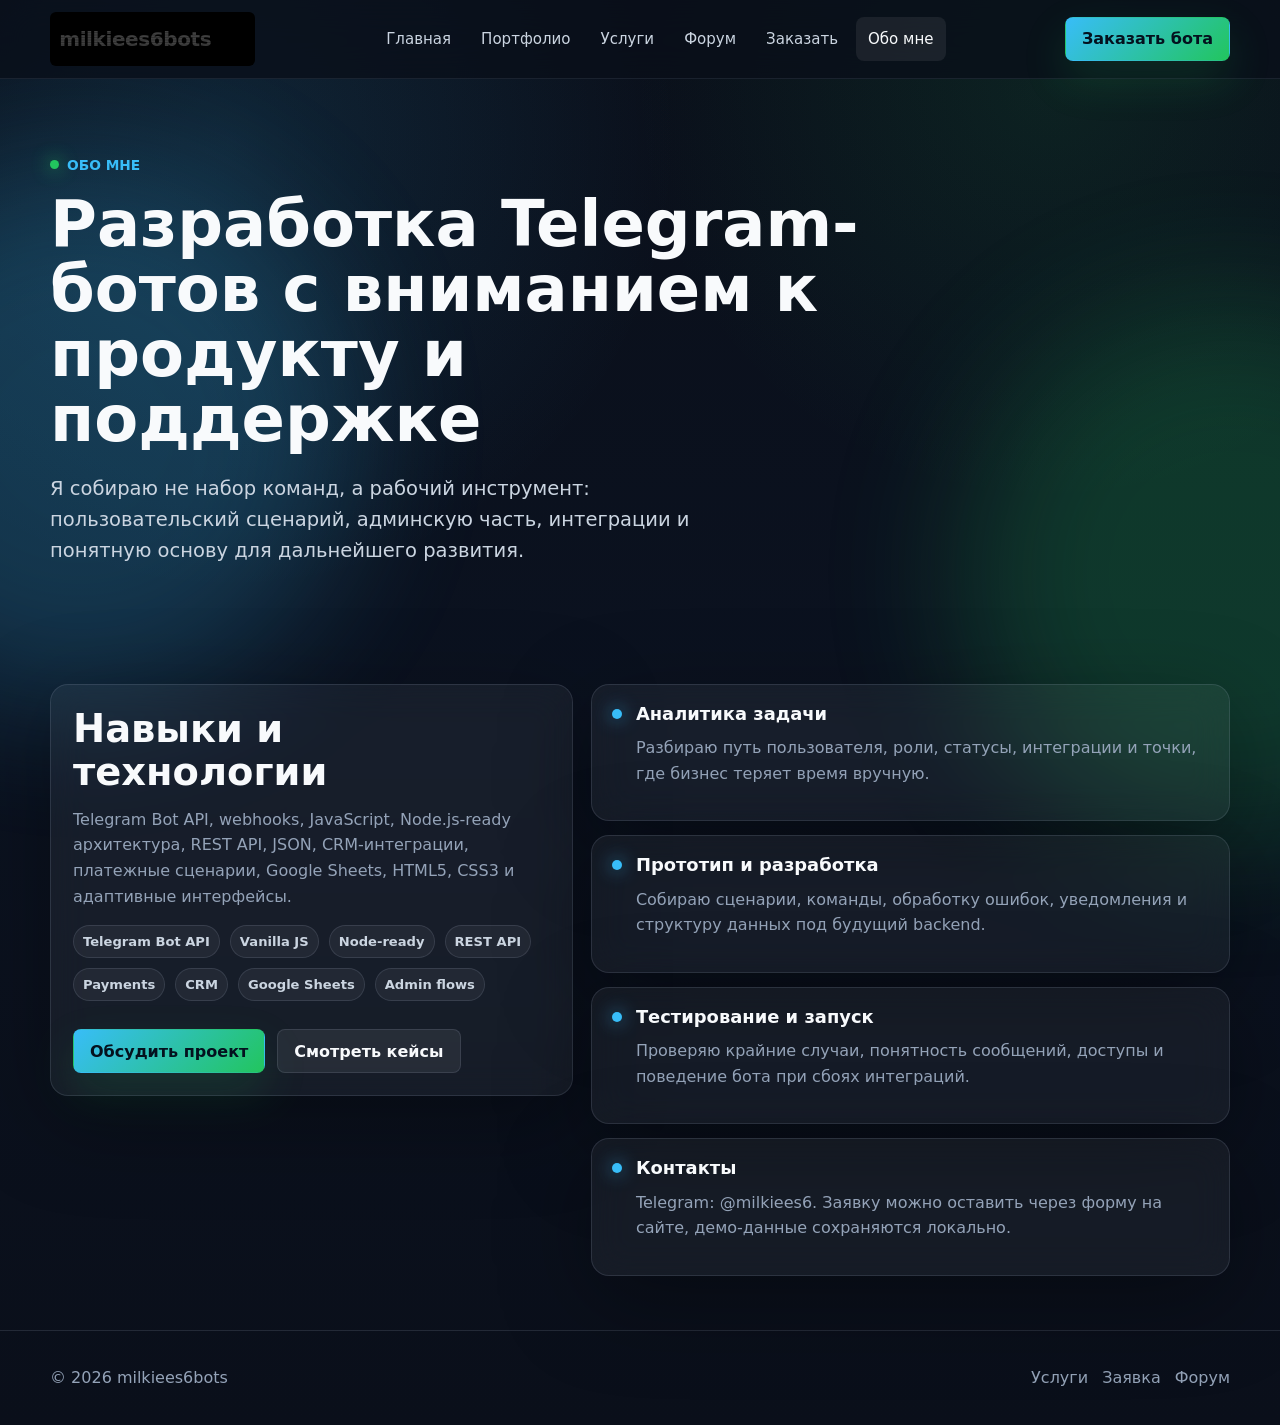
<file: milkiees6bots1.1/about.html>
<!doctype html>
<html lang="ru">
  <head>
    <meta charset="utf-8">
    <meta name="viewport" content="width=device-width, initial-scale=1">
    <title>О разработчике - milkiees6bots</title>
    <meta name="description" content="Информация о разработчике milkiees6bots: опыт, навыки, технологии и контакты для заказа Telegram-ботов.">
    <meta name="theme-color" content="#0A0F1A">
    <link rel="stylesheet" href="assets/css/styles.css">
    <script src="assets/js/main.js" defer></script>
  </head>
  <body data-page="about">
    <a class="skip-link" href="#main">Перейти к содержимому</a>
    <header class="site-header"><div class="container nav-wrap"><a class="brand" href="index.html"><img class="brand-logo" src="assets/images/milkiees6bots-logo.svg" alt="milkiees6bots" width="1600" height="420"></a><nav class="nav" id="siteNav" aria-label="Основная навигация"><a href="index.html">Главная</a><a href="portfolio.html">Портфолио</a><a href="services.html">Услуги</a><a href="forum.html">Форум</a><a href="order.html">Заказать</a><a href="about.html" aria-current="page">Обо мне</a></nav><div class="nav-actions"><a class="btn btn-primary" href="order.html">Заказать бота</a><button class="menu-toggle" id="menuToggle" type="button" aria-label="Открыть меню" aria-expanded="false" aria-controls="siteNav"><span></span><span></span><span></span></button></div></div></header>
    <main id="main">
      <section class="page-hero">
        <div class="container" data-reveal>
          <p class="eyebrow">Обо мне</p>
          <h1>Разработка Telegram-ботов с вниманием к продукту и поддержке</h1>
          <p class="lead">Я собираю не набор команд, а рабочий инструмент: пользовательский сценарий, админскую часть, интеграции и понятную основу для дальнейшего развития.</p>
        </div>
      </section>
      <section class="section-tight">
        <div class="container about-grid">
          <div class="glass project-body" data-reveal>
            <h2>Навыки и технологии</h2>
            <p class="muted">Telegram Bot API, webhooks, JavaScript, Node.js-ready архитектура, REST API, JSON, CRM-интеграции, платежные сценарии, Google Sheets, HTML5, CSS3 и адаптивные интерфейсы.</p>
            <div class="tech-cloud">
              <span class="chip">Telegram Bot API</span><span class="chip">Vanilla JS</span><span class="chip">Node-ready</span><span class="chip">REST API</span><span class="chip">Payments</span><span class="chip">CRM</span><span class="chip">Google Sheets</span><span class="chip">Admin flows</span>
            </div>
            <div class="inline-actions"><a class="btn btn-primary" href="order.html">Обсудить проект</a><a class="btn btn-ghost" href="portfolio.html">Смотреть кейсы</a></div>
          </div>
          <div class="timeline">
            <article class="timeline-item glass" data-reveal><h3>Аналитика задачи</h3><p class="muted">Разбираю путь пользователя, роли, статусы, интеграции и точки, где бизнес теряет время вручную.</p></article>
            <article class="timeline-item glass" data-reveal><h3>Прототип и разработка</h3><p class="muted">Собираю сценарии, команды, обработку ошибок, уведомления и структуру данных под будущий backend.</p></article>
            <article class="timeline-item glass" data-reveal><h3>Тестирование и запуск</h3><p class="muted">Проверяю крайние случаи, понятность сообщений, доступы и поведение бота при сбоях интеграций.</p></article>
            <article class="timeline-item glass" data-reveal><h3>Контакты</h3><p class="muted">Telegram: @milkiees6. Заявку можно оставить через форму на сайте, демо-данные сохраняются локально.</p></article>
          </div>
        </div>
      </section>
    </main>
    <footer class="footer"><div class="container footer-grid"><span>© 2026 milkiees6bots</span><div class="footer-links"><a href="services.html">Услуги</a><a href="order.html">Заявка</a><a href="forum.html">Форум</a></div></div></footer>
  </body>
</html>
</file>
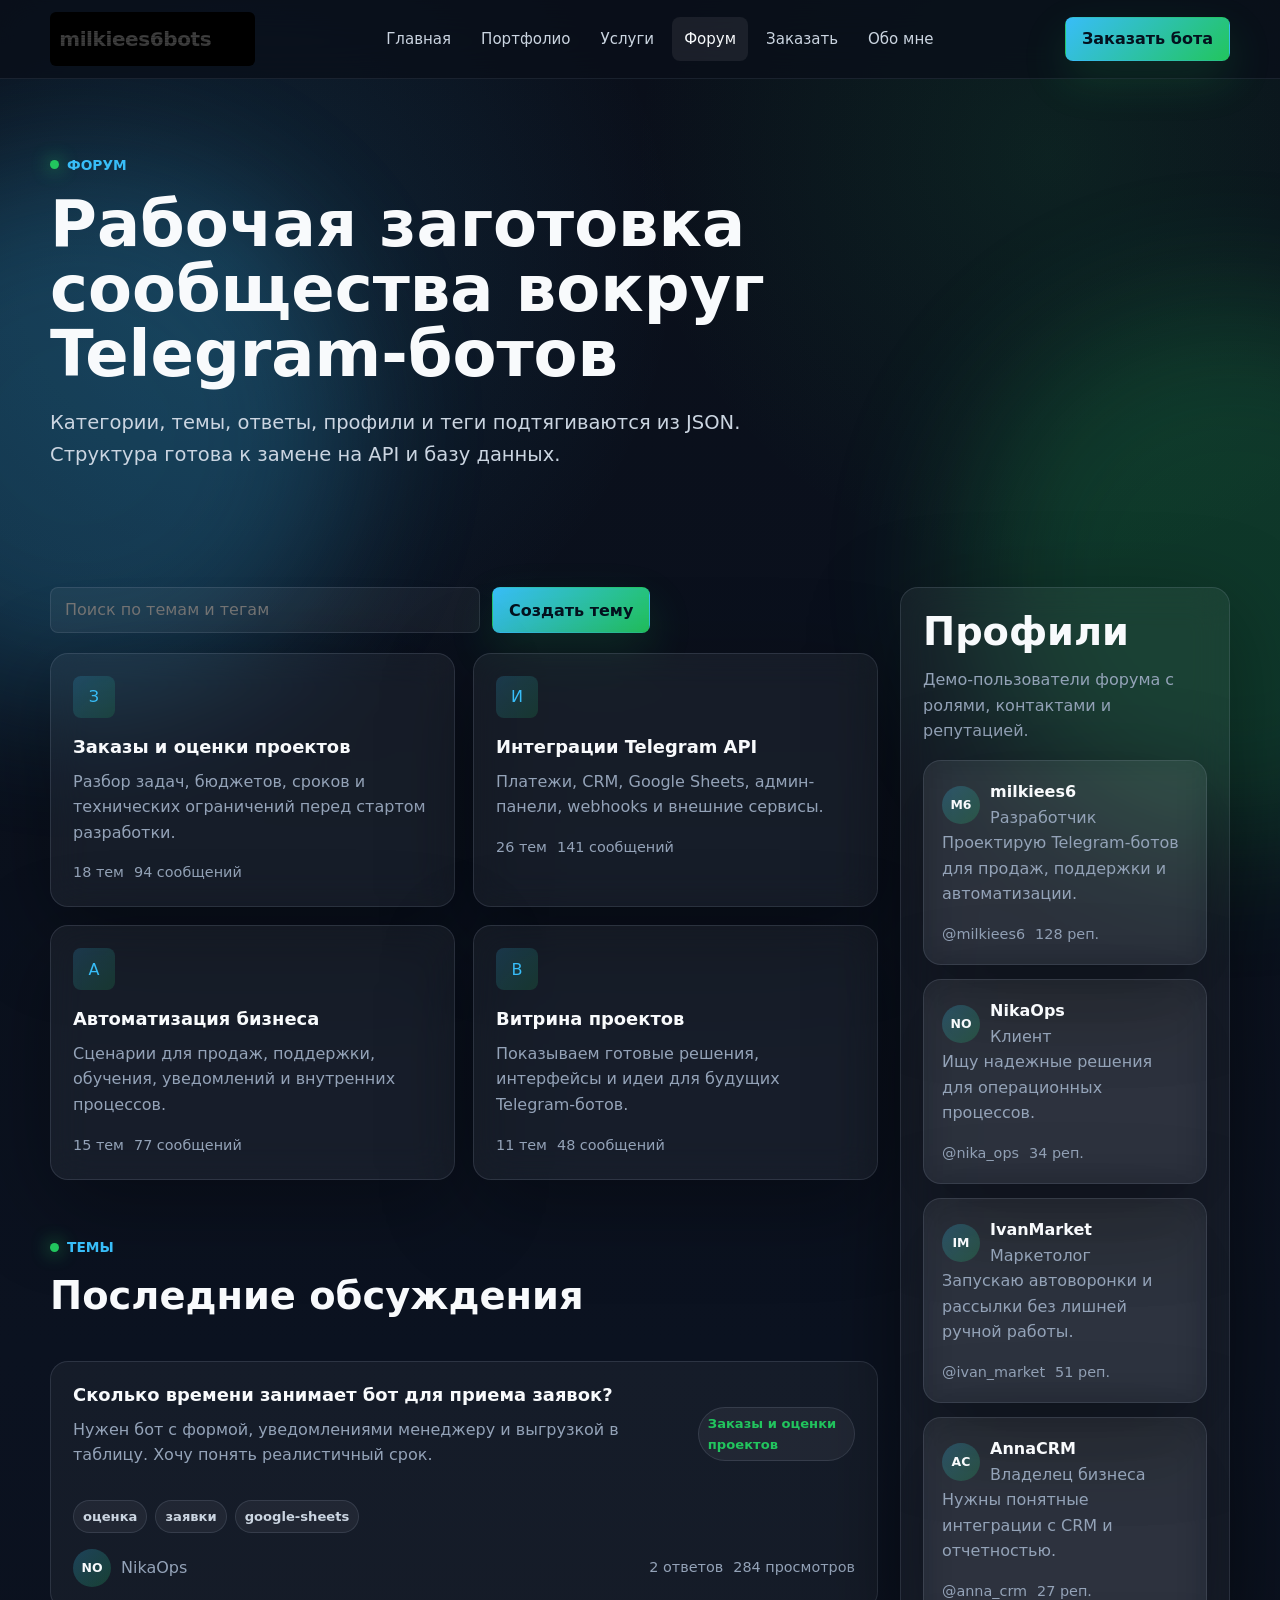
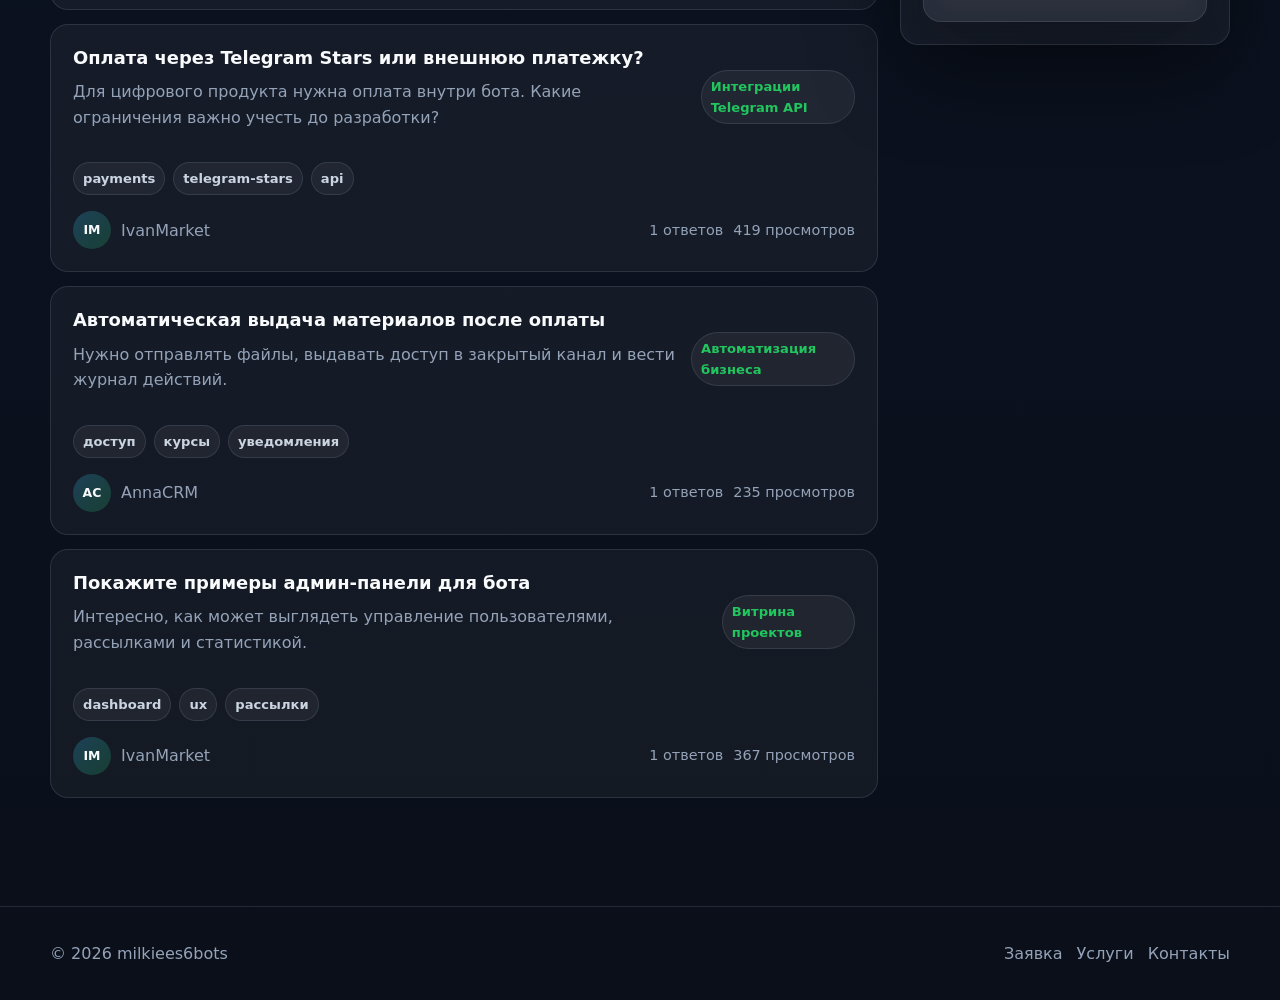
<file: milkiees6bots1.1/forum.html>
<!doctype html>
<html lang="ru">
  <head>
    <meta charset="utf-8">
    <meta name="viewport" content="width=device-width, initial-scale=1">
    <title>Форум Telegram-ботов - milkiees6bots</title>
    <meta name="description" content="Форум milkiees6bots: категории, темы, ответы, профили пользователей, теги, счетчики сообщений и поиск по обсуждениям.">
    <meta name="theme-color" content="#0A0F1A">
    <link rel="stylesheet" href="assets/css/styles.css">
    <script src="assets/js/main.js" defer></script>
  </head>
  <body data-page="forum">
    <a class="skip-link" href="#main">Перейти к содержимому</a>
    <header class="site-header"><div class="container nav-wrap"><a class="brand" href="index.html"><img class="brand-logo" src="assets/images/milkiees6bots-logo.svg" alt="milkiees6bots" width="1600" height="420"></a><nav class="nav" id="siteNav" aria-label="Основная навигация"><a href="index.html">Главная</a><a href="portfolio.html">Портфолио</a><a href="services.html">Услуги</a><a href="forum.html" aria-current="page">Форум</a><a href="order.html">Заказать</a><a href="about.html">Обо мне</a></nav><div class="nav-actions"><a class="btn btn-primary" href="order.html">Заказать бота</a><button class="menu-toggle" id="menuToggle" type="button" aria-label="Открыть меню" aria-expanded="false" aria-controls="siteNav"><span></span><span></span><span></span></button></div></div></header>
    <main id="main">
      <section class="page-hero">
        <div class="container" data-reveal>
          <p class="eyebrow">Форум</p>
          <h1>Рабочая заготовка сообщества вокруг Telegram-ботов</h1>
          <p class="lead">Категории, темы, ответы, профили и теги подтягиваются из JSON. Структура готова к замене на API и базу данных.</p>
        </div>
      </section>
      <section class="section-tight">
        <div class="container forum-layout">
          <div>
            <div class="forum-tools" data-reveal>
              <input class="search-input" id="topicSearch" type="search" placeholder="Поиск по темам и тегам" aria-label="Поиск по форуму">
              <a class="btn btn-primary" href="order.html">Создать тему</a>
            </div>
            <div class="forum-grid" id="forumCategories" aria-live="polite"></div>
            <div class="section-tight">
              <div class="section-head" data-reveal><div><p class="eyebrow">Темы</p><h2>Последние обсуждения</h2></div></div>
              <div class="topic-list" id="forumTopics" aria-live="polite"></div>
            </div>
          </div>
          <aside class="forum-panel" data-reveal>
            <div class="project-body">
              <h2>Профили</h2>
              <p class="muted">Демо-пользователи форума с ролями, контактами и репутацией.</p>
              <div class="profile-stack" id="forumProfiles" aria-live="polite"></div>
            </div>
          </aside>
        </div>
      </section>
    </main>
    <footer class="footer"><div class="container footer-grid"><span>© 2026 milkiees6bots</span><div class="footer-links"><a href="order.html">Заявка</a><a href="services.html">Услуги</a><a href="about.html">Контакты</a></div></div></footer>
  </body>
</html>
</file>
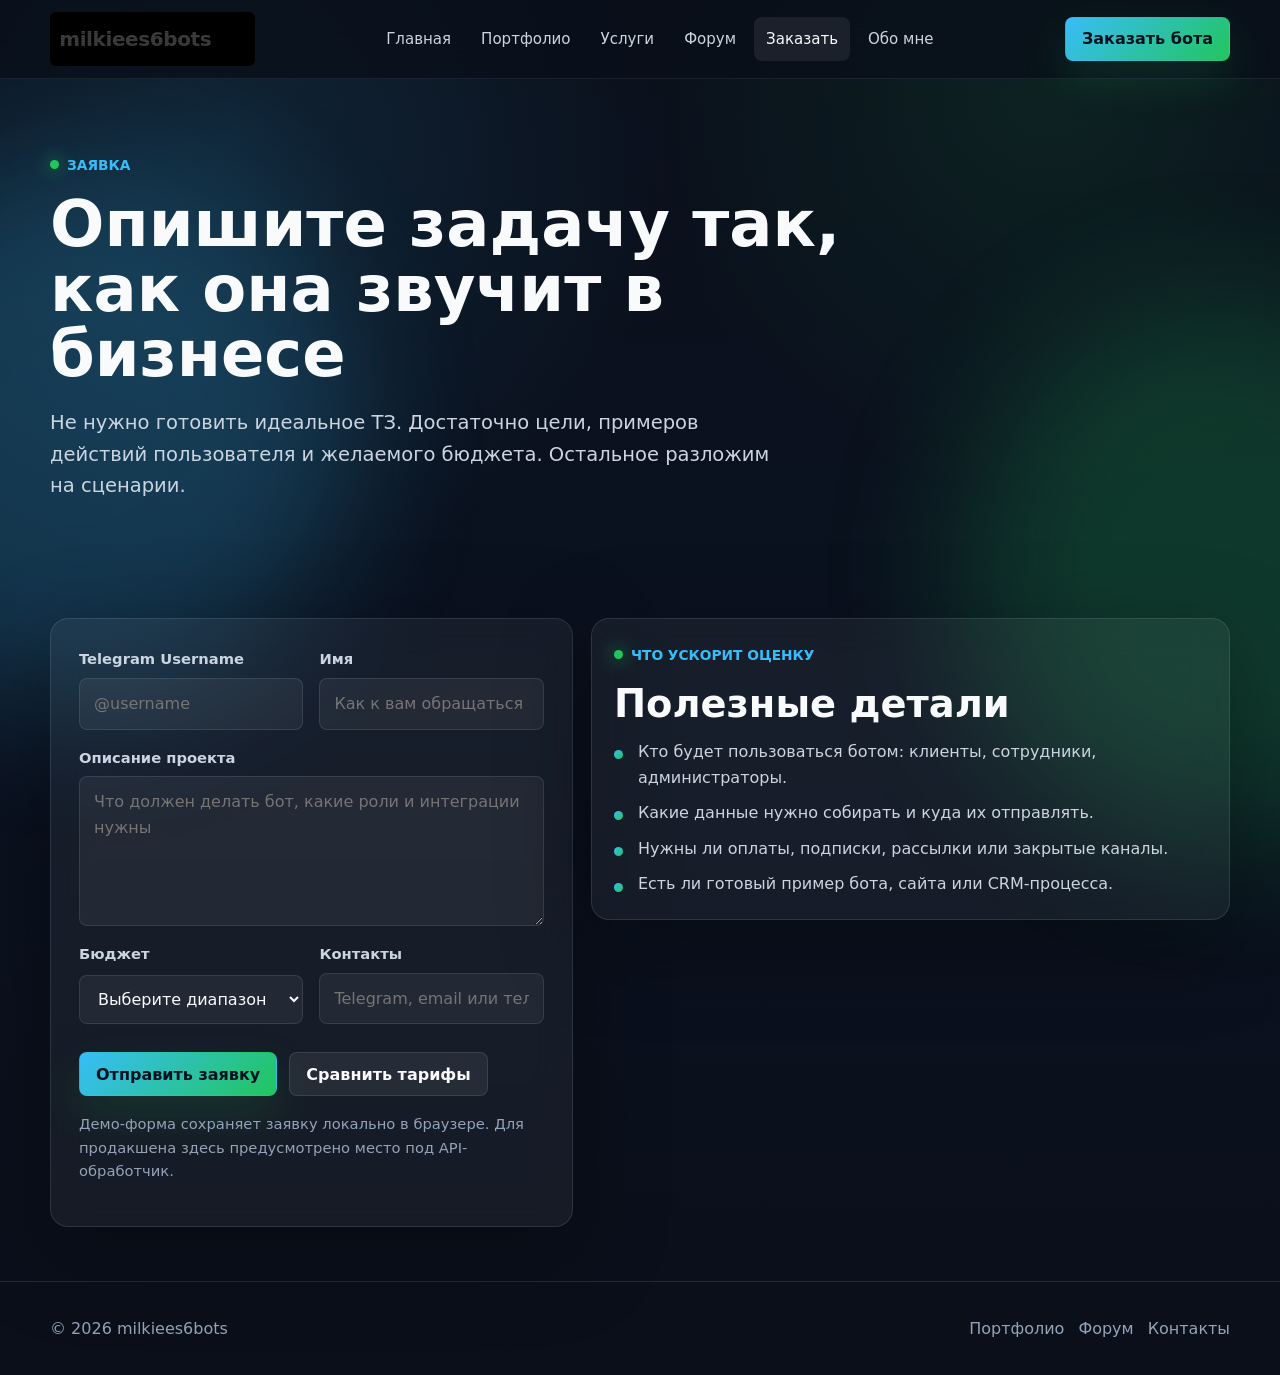
<file: milkiees6bots1.1/order.html>
<!doctype html>
<html lang="ru">
  <head>
    <meta charset="utf-8">
    <meta name="viewport" content="width=device-width, initial-scale=1">
    <title>Заказать Telegram-бота - milkiees6bots</title>
    <meta name="description" content="Форма заявки на разработку Telegram-бота: username, имя, описание проекта, бюджет и контакты.">
    <meta name="theme-color" content="#0A0F1A">
    <link rel="stylesheet" href="assets/css/styles.css">
    <script src="assets/js/main.js" defer></script>
  </head>
  <body data-page="order">
    <a class="skip-link" href="#main">Перейти к содержимому</a>
    <header class="site-header"><div class="container nav-wrap"><a class="brand" href="index.html"><img class="brand-logo" src="assets/images/milkiees6bots-logo.svg" alt="milkiees6bots" width="1600" height="420"></a><nav class="nav" id="siteNav" aria-label="Основная навигация"><a href="index.html">Главная</a><a href="portfolio.html">Портфолио</a><a href="services.html">Услуги</a><a href="forum.html">Форум</a><a href="order.html" aria-current="page">Заказать</a><a href="about.html">Обо мне</a></nav><div class="nav-actions"><a class="btn btn-primary" href="order.html">Заказать бота</a><button class="menu-toggle" id="menuToggle" type="button" aria-label="Открыть меню" aria-expanded="false" aria-controls="siteNav"><span></span><span></span><span></span></button></div></div></header>
    <main id="main">
      <section class="page-hero">
        <div class="container" data-reveal>
          <p class="eyebrow">Заявка</p>
          <h1>Опишите задачу так, как она звучит в бизнесе</h1>
          <p class="lead">Не нужно готовить идеальное ТЗ. Достаточно цели, примеров действий пользователя и желаемого бюджета. Остальное разложим на сценарии.</p>
        </div>
      </section>
      <section class="section-tight">
        <div class="container about-grid">
          <form class="form-card" id="orderForm" data-reveal>
            <div class="form-grid">
              <div class="field"><label for="telegram">Telegram Username</label><input id="telegram" name="telegram" type="text" placeholder="@username" required autocomplete="username"></div>
              <div class="field"><label for="name">Имя</label><input id="name" name="name" type="text" placeholder="Как к вам обращаться" required autocomplete="name"></div>
              <div class="field field-full"><label for="description">Описание проекта</label><textarea id="description" name="description" placeholder="Что должен делать бот, какие роли и интеграции нужны" required></textarea></div>
              <div class="field"><label for="budget">Бюджет</label><select id="budget" name="budget" required><option value="">Выберите диапазон</option><option>25-50$</option><option>50-75$</option><option>75-100$</option><option>Нужно оценить</option></select></div>
              <div class="field"><label for="contacts">Контакты</label><input id="contacts" name="contacts" type="text" placeholder="Telegram, email или телефон" required autocomplete="email"></div>
            </div>
            <div class="inline-actions"><button class="btn btn-primary" type="submit">Отправить заявку</button><a class="btn btn-ghost" href="services.html">Сравнить тарифы</a></div>
            <p class="form-note">Демо-форма сохраняет заявку локально в браузере. Для продакшена здесь предусмотрено место под API-обработчик.</p>
            <div class="success-box" id="orderSuccess" tabindex="-1">Заявка отправлена, ждите ответ от @procentmd1.</div>
          </form>
          <aside class="glass project-body" data-reveal>
            <p class="eyebrow">Что ускорит оценку</p>
            <h2>Полезные детали</h2>
            <ul class="list">
              <li>Кто будет пользоваться ботом: клиенты, сотрудники, администраторы.</li>
              <li>Какие данные нужно собирать и куда их отправлять.</li>
              <li>Нужны ли оплаты, подписки, рассылки или закрытые каналы.</li>
              <li>Есть ли готовый пример бота, сайта или CRM-процесса.</li>
            </ul>
          </aside>
        </div>
      </section>
    </main>
    <footer class="footer"><div class="container footer-grid"><span>© 2026 milkiees6bots</span><div class="footer-links"><a href="portfolio.html">Портфолио</a><a href="forum.html">Форум</a><a href="about.html">Контакты</a></div></div></footer>
  </body>
</html>
</file>
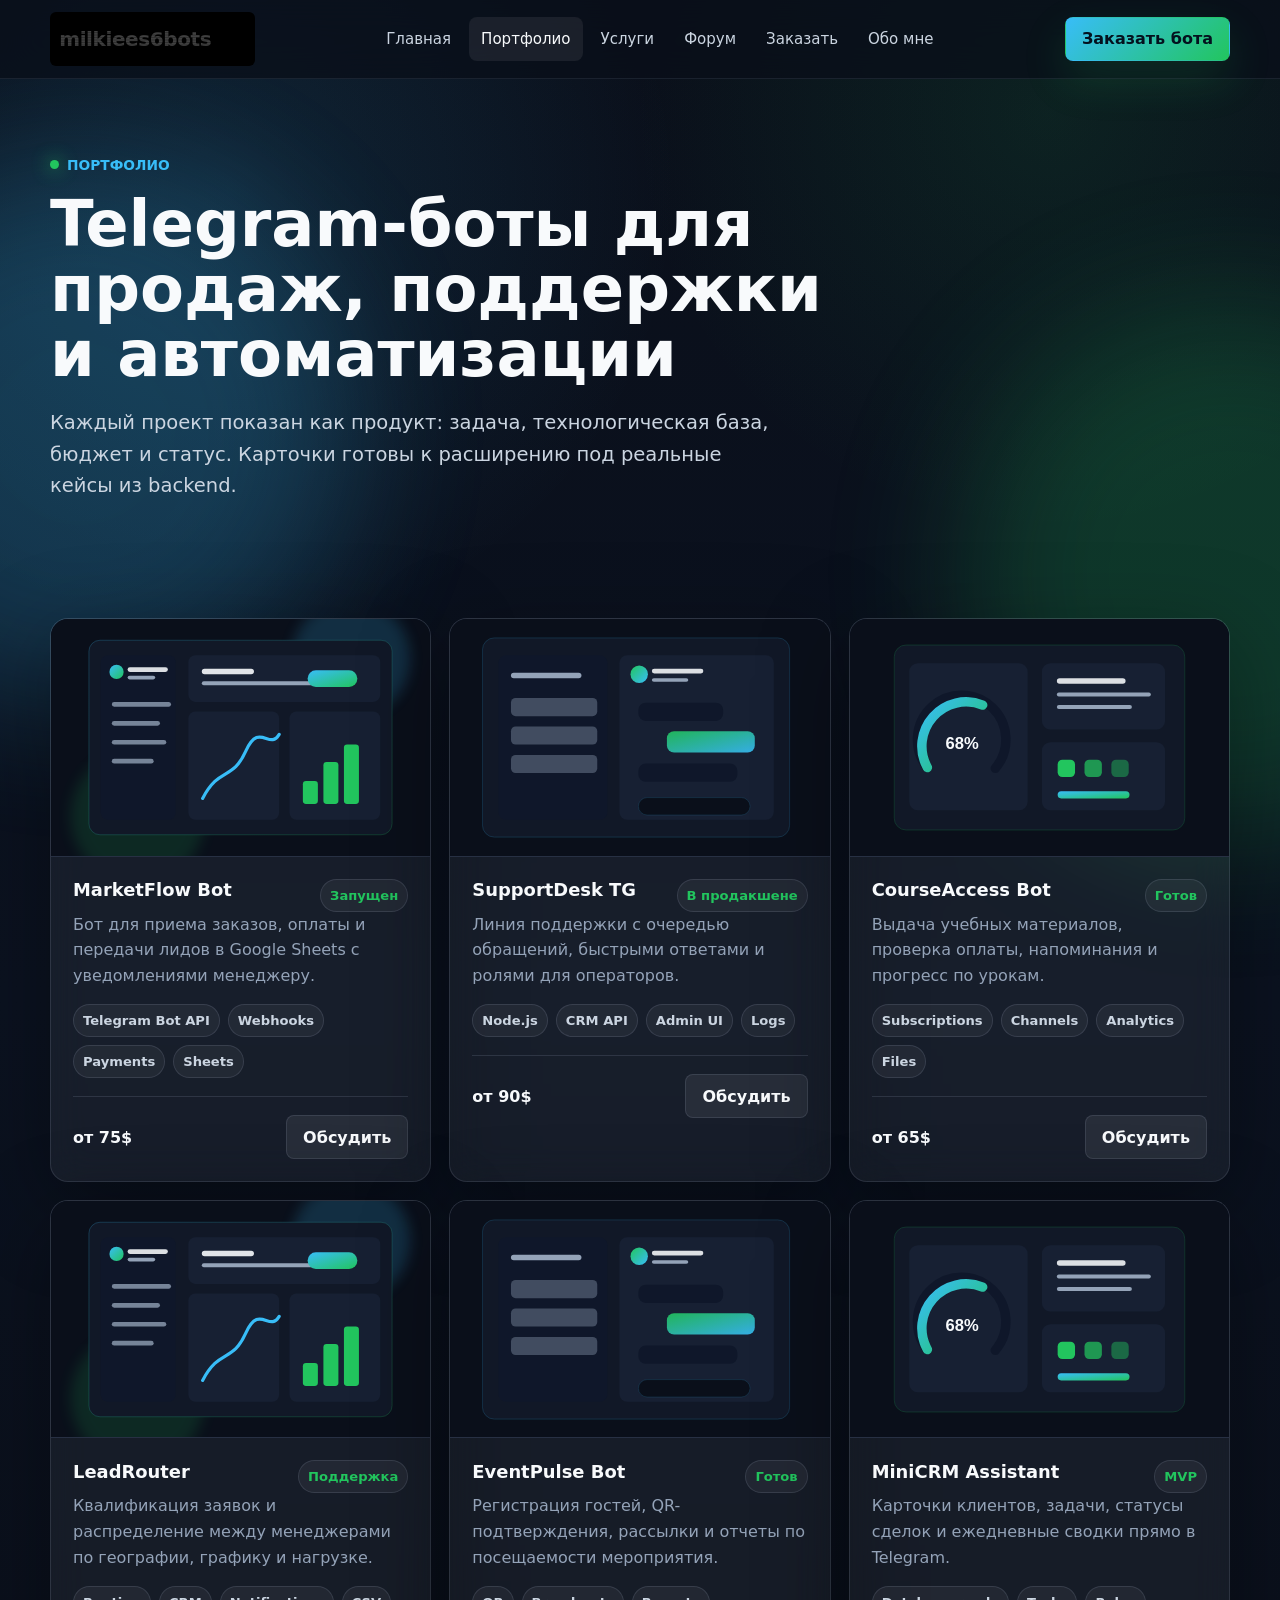
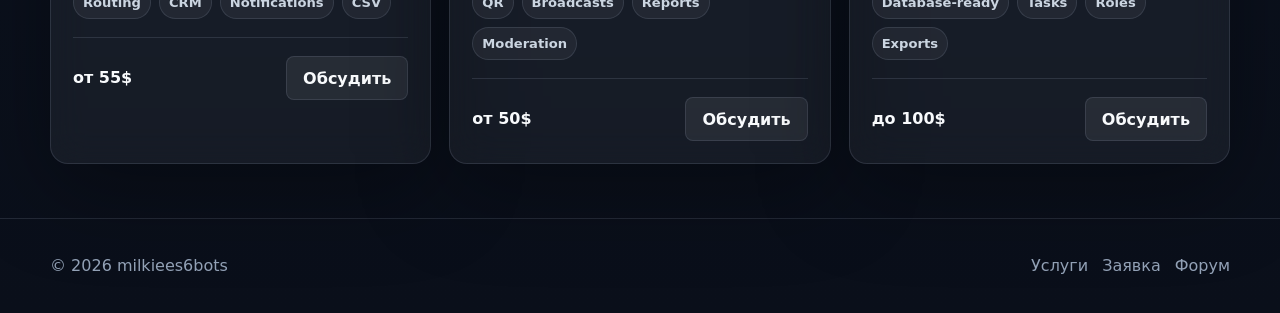
<file: milkiees6bots1.1/portfolio.html>
<!doctype html>
<html lang="ru">
  <head>
    <meta charset="utf-8">
    <meta name="viewport" content="width=device-width, initial-scale=1">
    <title>Портфолио Telegram-ботов - milkiees6bots</title>
    <meta name="description" content="Карточки Telegram-ботов: описание, технологии, стоимость разработки, статусы и превью интерфейсов.">
    <meta name="theme-color" content="#0A0F1A">
    <link rel="stylesheet" href="assets/css/styles.css">
    <script src="assets/js/main.js" defer></script>
  </head>
  <body data-page="portfolio">
    <a class="skip-link" href="#main">Перейти к содержимому</a>
    <header class="site-header"><div class="container nav-wrap"><a class="brand" href="index.html"><img class="brand-logo" src="assets/images/milkiees6bots-logo.svg" alt="milkiees6bots" width="1600" height="420"></a><nav class="nav" id="siteNav" aria-label="Основная навигация"><a href="index.html">Главная</a><a href="portfolio.html" aria-current="page">Портфолио</a><a href="services.html">Услуги</a><a href="forum.html">Форум</a><a href="order.html">Заказать</a><a href="about.html">Обо мне</a></nav><div class="nav-actions"><a class="btn btn-primary" href="order.html">Заказать бота</a><button class="menu-toggle" id="menuToggle" type="button" aria-label="Открыть меню" aria-expanded="false" aria-controls="siteNav"><span></span><span></span><span></span></button></div></div></header>
    <main id="main">
      <section class="page-hero">
        <div class="container" data-reveal>
          <p class="eyebrow">Портфолио</p>
          <h1>Telegram-боты для продаж, поддержки и автоматизации</h1>
          <p class="lead">Каждый проект показан как продукт: задача, технологическая база, бюджет и статус. Карточки готовы к расширению под реальные кейсы из backend.</p>
        </div>
      </section>
      <section class="section-tight">
        <div class="container">
          <div class="portfolio-grid" id="portfolioGrid" aria-live="polite"></div>
        </div>
      </section>
    </main>
    <footer class="footer"><div class="container footer-grid"><span>© 2026 milkiees6bots</span><div class="footer-links"><a href="services.html">Услуги</a><a href="order.html">Заявка</a><a href="forum.html">Форум</a></div></div></footer>
  </body>
</html>
</file>
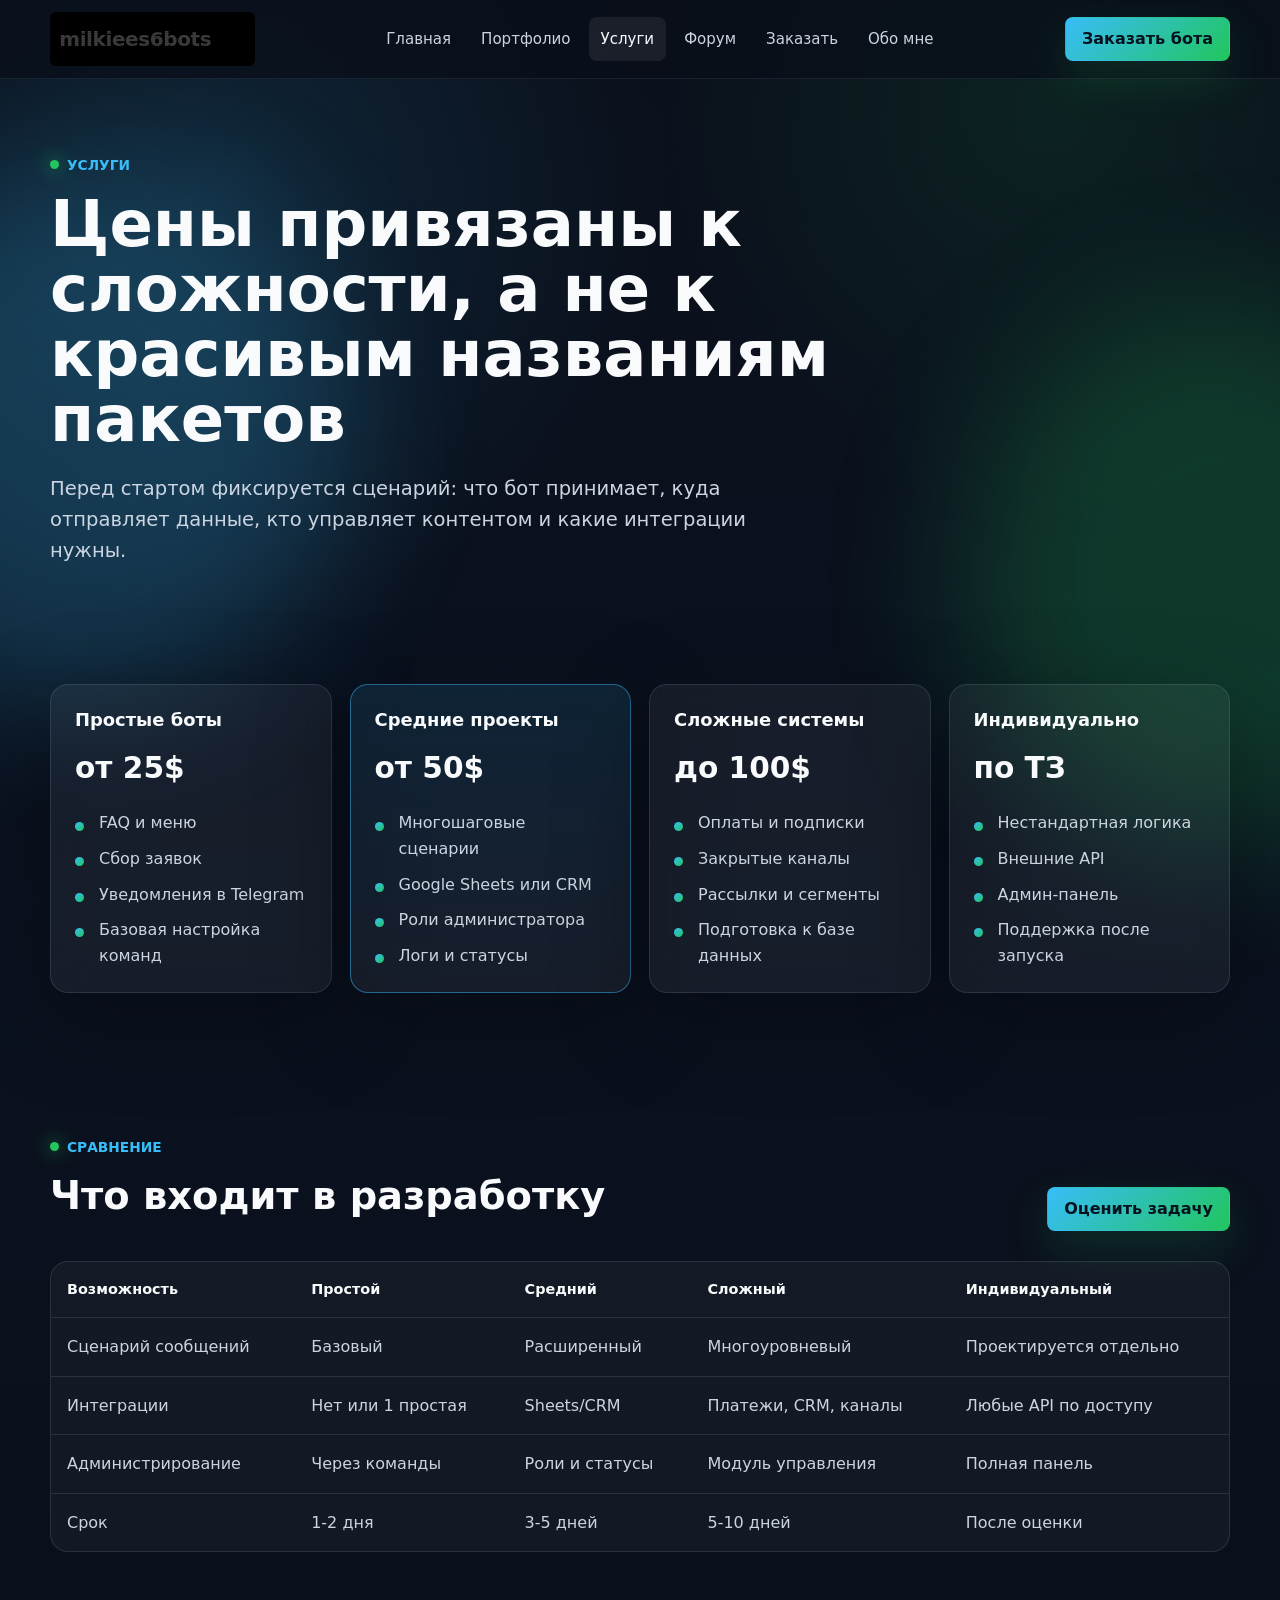
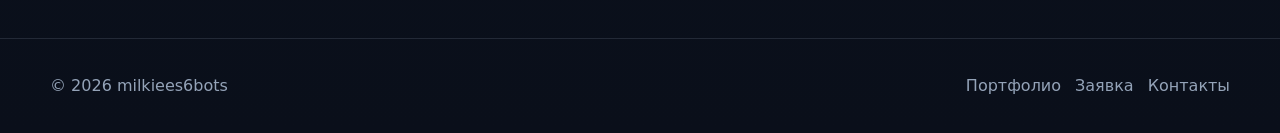
<file: milkiees6bots1.1/services.html>
<!doctype html>
<html lang="ru">
  <head>
    <meta charset="utf-8">
    <meta name="viewport" content="width=device-width, initial-scale=1">
    <title>Услуги и цены - milkiees6bots</title>
    <meta name="description" content="Стоимость разработки Telegram-ботов: простые боты от 25$, средние проекты от 50$, сложные системы до 100$, индивидуальные решения.">
    <meta name="theme-color" content="#0A0F1A">
    <link rel="stylesheet" href="assets/css/styles.css">
    <script src="assets/js/main.js" defer></script>
  </head>
  <body data-page="services">
    <a class="skip-link" href="#main">Перейти к содержимому</a>
    <header class="site-header"><div class="container nav-wrap"><a class="brand" href="index.html"><img class="brand-logo" src="assets/images/milkiees6bots-logo.svg" alt="milkiees6bots" width="1600" height="420"></a><nav class="nav" id="siteNav" aria-label="Основная навигация"><a href="index.html">Главная</a><a href="portfolio.html">Портфолио</a><a href="services.html" aria-current="page">Услуги</a><a href="forum.html">Форум</a><a href="order.html">Заказать</a><a href="about.html">Обо мне</a></nav><div class="nav-actions"><a class="btn btn-primary" href="order.html">Заказать бота</a><button class="menu-toggle" id="menuToggle" type="button" aria-label="Открыть меню" aria-expanded="false" aria-controls="siteNav"><span></span><span></span><span></span></button></div></div></header>
    <main id="main">
      <section class="page-hero">
        <div class="container" data-reveal>
          <p class="eyebrow">Услуги</p>
          <h1>Цены привязаны к сложности, а не к красивым названиям пакетов</h1>
          <p class="lead">Перед стартом фиксируется сценарий: что бот принимает, куда отправляет данные, кто управляет контентом и какие интеграции нужны.</p>
        </div>
      </section>
      <section class="section-tight">
        <div class="container services-grid">
          <article class="price-card" data-reveal><h3>Простые боты</h3><div class="price">от 25$</div><ul class="list"><li>FAQ и меню</li><li>Сбор заявок</li><li>Уведомления в Telegram</li><li>Базовая настройка команд</li></ul></article>
          <article class="price-card featured" data-reveal><h3>Средние проекты</h3><div class="price">от 50$</div><ul class="list"><li>Многошаговые сценарии</li><li>Google Sheets или CRM</li><li>Роли администратора</li><li>Логи и статусы</li></ul></article>
          <article class="price-card" data-reveal><h3>Сложные системы</h3><div class="price">до 100$</div><ul class="list"><li>Оплаты и подписки</li><li>Закрытые каналы</li><li>Рассылки и сегменты</li><li>Подготовка к базе данных</li></ul></article>
          <article class="price-card" data-reveal><h3>Индивидуально</h3><div class="price">по ТЗ</div><ul class="list"><li>Нестандартная логика</li><li>Внешние API</li><li>Админ-панель</li><li>Поддержка после запуска</li></ul></article>
        </div>
      </section>
      <section class="section">
        <div class="container">
          <div class="section-head" data-reveal><div><p class="eyebrow">Сравнение</p><h2>Что входит в разработку</h2></div><a class="btn btn-primary" href="order.html">Оценить задачу</a></div>
          <div class="comparison" data-reveal>
            <table>
              <thead><tr><th>Возможность</th><th>Простой</th><th>Средний</th><th>Сложный</th><th>Индивидуальный</th></tr></thead>
              <tbody>
                <tr><td>Сценарий сообщений</td><td>Базовый</td><td>Расширенный</td><td>Многоуровневый</td><td>Проектируется отдельно</td></tr>
                <tr><td>Интеграции</td><td>Нет или 1 простая</td><td>Sheets/CRM</td><td>Платежи, CRM, каналы</td><td>Любые API по доступу</td></tr>
                <tr><td>Администрирование</td><td>Через команды</td><td>Роли и статусы</td><td>Модуль управления</td><td>Полная панель</td></tr>
                <tr><td>Срок</td><td>1-2 дня</td><td>3-5 дней</td><td>5-10 дней</td><td>После оценки</td></tr>
              </tbody>
            </table>
          </div>
        </div>
      </section>
    </main>
    <footer class="footer"><div class="container footer-grid"><span>© 2026 milkiees6bots</span><div class="footer-links"><a href="portfolio.html">Портфолио</a><a href="order.html">Заявка</a><a href="about.html">Контакты</a></div></div></footer>
  </body>
</html>
</file>
<file: milkiees6bots1.1/assets/css/styles.css>
:root {
  color-scheme: dark;
  --bg: #0a0f1a;
  --bg-soft: #111827;
  --card: rgba(255, 255, 255, 0.05);
  --card-strong: rgba(255, 255, 255, 0.08);
  --line: rgba(148, 163, 184, 0.18);
  --line-bright: rgba(56, 189, 248, 0.42);
  --blue: #38bdf8;
  --green: #22c55e;
  --text: #f8fafc;
  --muted: #94a3b8;
  --muted-2: #cbd5e1;
  --danger: #fb7185;
  --shadow: 0 24px 90px rgba(0, 0, 0, 0.34);
  --radius: 8px;
  --radius-lg: 18px;
  --max: 1180px;
  --header: 78px;
  --ease: cubic-bezier(0.22, 1, 0.36, 1);
}

* {
  box-sizing: border-box;
}

html {
  scroll-behavior: smooth;
}

body {
  margin: 0;
  min-width: 320px;
  background:
    radial-gradient(circle at 18% 10%, rgba(56, 189, 248, 0.12), transparent 28rem),
    radial-gradient(circle at 82% 6%, rgba(34, 197, 94, 0.1), transparent 26rem),
    linear-gradient(180deg, #0a0f1a 0%, #0b1220 52%, #0a0f1a 100%);
  color: var(--text);
  font-family: Inter, ui-sans-serif, system-ui, -apple-system, BlinkMacSystemFont, "Segoe UI", sans-serif;
  font-size: 16px;
  line-height: 1.6;
  letter-spacing: 0;
}

body::before,
body::after {
  content: "";
  position: fixed;
  inset: auto;
  z-index: -2;
  width: 34rem;
  height: 34rem;
  border-radius: 999px;
  filter: blur(72px);
  opacity: 0.22;
  pointer-events: none;
  animation: floatGlow 14s var(--ease) infinite alternate;
}

body::before {
  top: 18%;
  left: -12rem;
  background: var(--blue);
}

body::after {
  right: -14rem;
  bottom: 6%;
  background: var(--green);
  animation-delay: -4s;
}

a {
  color: inherit;
  text-decoration: none;
}

img {
  display: block;
  max-width: 100%;
}

button,
input,
textarea,
select {
  font: inherit;
}

button {
  cursor: pointer;
}

.skip-link {
  position: fixed;
  top: 12px;
  left: 12px;
  z-index: 100;
  padding: 10px 14px;
  border-radius: var(--radius);
  background: var(--text);
  color: var(--bg);
  transform: translateY(-150%);
  transition: transform 0.2s ease;
}

.skip-link:focus {
  transform: translateY(0);
}

.site-shell {
  overflow: hidden;
}

.container {
  width: min(100% - 40px, var(--max));
  margin-inline: auto;
}

.site-header {
  position: sticky;
  top: 0;
  z-index: 50;
  min-height: var(--header);
  border-bottom: 1px solid rgba(148, 163, 184, 0.12);
  background: rgba(10, 15, 26, 0.76);
  backdrop-filter: blur(18px);
}

.nav-wrap {
  display: flex;
  align-items: center;
  justify-content: space-between;
  min-height: var(--header);
  gap: 20px;
}

.brand {
  display: inline-flex;
  align-items: center;
  flex: 0 0 auto;
}

.brand-logo {
  width: clamp(148px, 16vw, 230px);
  height: auto;
  border-radius: 6px;
}

.nav {
  display: flex;
  align-items: center;
  gap: 6px;
}

.nav a {
  padding: 10px 12px;
  border-radius: var(--radius);
  color: var(--muted-2);
  font-size: 0.94rem;
  transition: color 0.2s ease, background 0.2s ease;
}

.nav a:hover,
.nav a[aria-current="page"] {
  background: rgba(255, 255, 255, 0.07);
  color: var(--text);
}

.nav-actions {
  display: flex;
  align-items: center;
  gap: 10px;
}

.menu-toggle {
  display: none;
  width: 42px;
  height: 42px;
  border: 1px solid var(--line);
  border-radius: var(--radius);
  background: rgba(255, 255, 255, 0.04);
  color: var(--text);
}

.menu-toggle span {
  display: block;
  width: 18px;
  height: 2px;
  margin: 4px auto;
  border-radius: 2px;
  background: currentColor;
  transition: transform 0.2s ease, opacity 0.2s ease;
}

.menu-toggle[aria-expanded="true"] span:nth-child(1) {
  transform: translateY(6px) rotate(45deg);
}

.menu-toggle[aria-expanded="true"] span:nth-child(2) {
  opacity: 0;
}

.menu-toggle[aria-expanded="true"] span:nth-child(3) {
  transform: translateY(-6px) rotate(-45deg);
}

.btn {
  display: inline-flex;
  min-height: 44px;
  align-items: center;
  justify-content: center;
  gap: 9px;
  padding: 11px 16px;
  border: 1px solid transparent;
  border-radius: var(--radius);
  background: rgba(255, 255, 255, 0.07);
  color: var(--text);
  font-weight: 700;
  line-height: 1.2;
  transition: transform 0.2s ease, border-color 0.2s ease, background 0.2s ease, box-shadow 0.2s ease;
}

.btn:hover {
  transform: translateY(-2px);
}

.btn-primary {
  background: linear-gradient(135deg, var(--blue), var(--green));
  color: #04111e;
  box-shadow: 0 18px 45px rgba(34, 197, 94, 0.16);
}

.btn-primary:hover {
  box-shadow: 0 22px 55px rgba(56, 189, 248, 0.24);
}

.btn-secondary {
  border-color: rgba(56, 189, 248, 0.3);
  background: rgba(56, 189, 248, 0.08);
}

.btn-ghost {
  border-color: var(--line);
}

.section {
  padding: 86px 0;
}

.section-tight {
  padding: 54px 0;
}

.page-hero {
  padding: 72px 0 44px;
}

.hero {
  position: relative;
  padding: 72px 0 64px;
}

.hero-grid {
  display: grid;
  grid-template-columns: minmax(0, 1fr) minmax(360px, 0.72fr);
  gap: 44px;
  align-items: center;
}

.eyebrow {
  display: inline-flex;
  align-items: center;
  gap: 8px;
  margin: 0 0 16px;
  color: var(--blue);
  font-size: 0.86rem;
  font-weight: 800;
  text-transform: uppercase;
}

.eyebrow::before {
  content: "";
  width: 9px;
  height: 9px;
  border-radius: 50%;
  background: var(--green);
  box-shadow: 0 0 18px var(--green);
}

h1,
h2,
h3,
p {
  margin-top: 0;
}

h1,
.h1 {
  max-width: 820px;
  margin-bottom: 20px;
  font-size: clamp(2.45rem, 5vw, 4.9rem);
  line-height: 1.02;
  letter-spacing: 0;
}

h2 {
  margin-bottom: 14px;
  font-size: clamp(1.75rem, 3vw, 2.75rem);
  line-height: 1.12;
  letter-spacing: 0;
}

h3 {
  margin-bottom: 10px;
  font-size: 1.12rem;
  line-height: 1.25;
}

.lead {
  max-width: 720px;
  color: var(--muted-2);
  font-size: clamp(1.02rem, 1.8vw, 1.22rem);
}

.muted {
  color: var(--muted);
}

.gradient-text {
  background: linear-gradient(135deg, var(--blue), var(--green));
  -webkit-background-clip: text;
  background-clip: text;
  color: transparent;
}

.hero-actions,
.inline-actions {
  display: flex;
  flex-wrap: wrap;
  gap: 12px;
  margin-top: 28px;
}

.hero-panel,
.glass,
.project-card,
.price-card,
.forum-panel,
.profile-card,
.form-card {
  border: 1px solid var(--line);
  border-radius: var(--radius-lg);
  background: var(--card);
  box-shadow: var(--shadow);
  backdrop-filter: blur(18px);
}

.hero-panel {
  position: relative;
  padding: 22px;
}

.hero-panel::before,
.glow-edge::before {
  content: "";
  position: absolute;
  inset: -1px;
  z-index: -1;
  border-radius: inherit;
  background: linear-gradient(135deg, rgba(56, 189, 248, 0.38), rgba(34, 197, 94, 0.22), transparent 68%);
  opacity: 0.72;
}

.terminal-card {
  overflow: hidden;
  border: 1px solid rgba(255, 255, 255, 0.12);
  border-radius: 14px;
  background: #090e18;
}

.terminal-top {
  display: flex;
  align-items: center;
  gap: 7px;
  padding: 14px;
  border-bottom: 1px solid rgba(255, 255, 255, 0.08);
}

.dot {
  width: 10px;
  height: 10px;
  border-radius: 50%;
  background: var(--blue);
}

.dot:nth-child(2) {
  background: var(--green);
}

.dot:nth-child(3) {
  background: #facc15;
}

.terminal-body {
  padding: 20px;
}

.bot-flow {
  display: grid;
  gap: 14px;
}

.message {
  max-width: 86%;
  padding: 13px 14px;
  border-radius: 16px 16px 16px 5px;
  background: rgba(255, 255, 255, 0.07);
  color: var(--muted-2);
}

.message.client {
  justify-self: end;
  border-radius: 16px 16px 5px 16px;
  background: linear-gradient(135deg, rgba(56, 189, 248, 0.22), rgba(34, 197, 94, 0.18));
  color: var(--text);
}

.status-line {
  display: grid;
  grid-template-columns: 1fr auto;
  gap: 10px;
  margin-top: 18px;
  padding-top: 18px;
  border-top: 1px solid rgba(255, 255, 255, 0.09);
  color: var(--muted);
  font-size: 0.92rem;
}

.section-head {
  display: flex;
  align-items: end;
  justify-content: space-between;
  gap: 28px;
  margin-bottom: 30px;
}

.section-head p {
  max-width: 620px;
}

.stats-grid,
.benefits-grid,
.portfolio-grid,
.services-grid,
.forum-grid,
.about-grid,
.contact-grid {
  display: grid;
  gap: 18px;
}

.stats-grid {
  grid-template-columns: repeat(4, minmax(0, 1fr));
}

.stat {
  padding: 24px;
}

.stat strong {
  display: block;
  margin-bottom: 4px;
  font-size: 2rem;
  line-height: 1;
}

.benefits-grid {
  grid-template-columns: repeat(3, minmax(0, 1fr));
}

.benefit,
.service-item,
.topic-card,
.category-card,
.reply-card {
  padding: 22px;
}

.icon-box {
  display: grid;
  width: 42px;
  height: 42px;
  margin-bottom: 18px;
  place-items: center;
  border-radius: var(--radius);
  background: linear-gradient(135deg, rgba(56, 189, 248, 0.18), rgba(34, 197, 94, 0.16));
  color: var(--blue);
}

.portfolio-grid {
  grid-template-columns: repeat(3, minmax(0, 1fr));
}

.project-card {
  overflow: hidden;
  transition: transform 0.25s ease, border-color 0.25s ease, background 0.25s ease;
}

.project-card:hover {
  transform: translateY(-6px);
  border-color: var(--line-bright);
  background: var(--card-strong);
}

.project-media {
  aspect-ratio: 16 / 10;
  overflow: hidden;
  border-bottom: 1px solid var(--line);
  background: #0f172a;
}

.project-media img {
  width: 100%;
  height: 100%;
  object-fit: cover;
  transition: transform 0.35s ease;
}

.project-card:hover .project-media img {
  transform: scale(1.04);
}

.project-body {
  padding: 22px;
}

.meta-row {
  display: flex;
  flex-wrap: wrap;
  gap: 8px;
  margin: 16px 0;
}

.chip,
.tag,
.status {
  display: inline-flex;
  align-items: center;
  min-height: 28px;
  padding: 5px 9px;
  border: 1px solid rgba(148, 163, 184, 0.18);
  border-radius: 999px;
  background: rgba(255, 255, 255, 0.05);
  color: var(--muted-2);
  font-size: 0.82rem;
  font-weight: 700;
}

.status {
  color: var(--green);
}

.price-line {
  display: flex;
  align-items: center;
  justify-content: space-between;
  gap: 16px;
  margin-top: 18px;
  padding-top: 18px;
  border-top: 1px solid var(--line);
}

.price-line strong {
  color: var(--text);
}

.services-grid {
  grid-template-columns: repeat(4, minmax(0, 1fr));
}

.price-card {
  padding: 24px;
}

.price-card.featured {
  border-color: rgba(56, 189, 248, 0.48);
  background: linear-gradient(180deg, rgba(56, 189, 248, 0.11), rgba(255, 255, 255, 0.05));
}

.price {
  margin: 14px 0 18px;
  color: var(--text);
  font-size: 1.85rem;
  font-weight: 800;
}

.list {
  display: grid;
  gap: 10px;
  padding: 0;
  margin: 0;
  list-style: none;
}

.list li {
  position: relative;
  padding-left: 24px;
  color: var(--muted-2);
}

.list li::before {
  content: "";
  position: absolute;
  top: 0.7em;
  left: 0;
  width: 9px;
  height: 9px;
  border-radius: 50%;
  background: linear-gradient(135deg, var(--blue), var(--green));
}

.comparison {
  overflow-x: auto;
  border: 1px solid var(--line);
  border-radius: var(--radius-lg);
  background: rgba(255, 255, 255, 0.04);
}

table {
  width: 100%;
  min-width: 760px;
  border-collapse: collapse;
}

th,
td {
  padding: 16px;
  border-bottom: 1px solid var(--line);
  text-align: left;
}

th {
  color: var(--text);
  font-size: 0.9rem;
}

td {
  color: var(--muted-2);
}

tr:last-child td {
  border-bottom: 0;
}

.forum-layout {
  display: grid;
  grid-template-columns: minmax(0, 1fr) 330px;
  gap: 22px;
  align-items: start;
}

.forum-tools {
  display: flex;
  flex-wrap: wrap;
  gap: 12px;
  margin-bottom: 20px;
}

.search-input,
.field input,
.field textarea,
.field select {
  width: 100%;
  border: 1px solid var(--line);
  border-radius: var(--radius);
  background: rgba(255, 255, 255, 0.055);
  color: var(--text);
  outline: none;
  transition: border-color 0.2s ease, box-shadow 0.2s ease;
}

.search-input {
  min-height: 46px;
  max-width: 430px;
  padding: 0 14px;
}

.search-input:focus,
.field input:focus,
.field textarea:focus,
.field select:focus {
  border-color: rgba(56, 189, 248, 0.62);
  box-shadow: 0 0 0 4px rgba(56, 189, 248, 0.1);
}

.forum-grid {
  grid-template-columns: repeat(2, minmax(0, 1fr));
}

.topic-list {
  display: grid;
  gap: 14px;
}

.topic-card {
  border: 1px solid var(--line);
  border-radius: var(--radius-lg);
  background: rgba(255, 255, 255, 0.045);
}

.topic-top,
.topic-stats,
.user-line {
  display: flex;
  align-items: center;
  gap: 10px;
}

.topic-top {
  justify-content: space-between;
}

.topic-stats {
  flex-wrap: wrap;
  color: var(--muted);
  font-size: 0.9rem;
}

.avatar {
  display: grid;
  flex: 0 0 auto;
  width: 38px;
  height: 38px;
  place-items: center;
  border-radius: 50%;
  background: linear-gradient(135deg, rgba(56, 189, 248, 0.24), rgba(34, 197, 94, 0.22));
  color: var(--text);
  font-size: 0.78rem;
  font-weight: 800;
}

.profile-stack {
  display: grid;
  gap: 14px;
}

.profile-card {
  padding: 18px;
}

.form-grid {
  display: grid;
  grid-template-columns: repeat(2, minmax(0, 1fr));
  gap: 16px;
}

.field {
  display: grid;
  gap: 7px;
}

.field label {
  color: var(--muted-2);
  font-weight: 700;
  font-size: 0.92rem;
}

.field input,
.field textarea,
.field select {
  min-height: 48px;
  padding: 12px 14px;
}

.field textarea {
  min-height: 150px;
  resize: vertical;
}

.field-full {
  grid-column: 1 / -1;
}

.form-card {
  padding: 28px;
}

.form-note {
  margin-top: 16px;
  color: var(--muted);
  font-size: 0.92rem;
}

.success-box {
  display: none;
  margin-top: 18px;
  padding: 14px;
  border: 1px solid rgba(34, 197, 94, 0.34);
  border-radius: var(--radius);
  background: rgba(34, 197, 94, 0.09);
  color: var(--text);
}

.success-box.is-visible {
  display: block;
}

.about-grid {
  grid-template-columns: minmax(0, 0.9fr) minmax(0, 1.1fr);
  align-items: start;
}

.timeline {
  display: grid;
  gap: 14px;
}

.timeline-item {
  position: relative;
  padding: 18px 18px 18px 44px;
}

.timeline-item::before {
  content: "";
  position: absolute;
  top: 24px;
  left: 20px;
  width: 10px;
  height: 10px;
  border-radius: 50%;
  background: var(--blue);
  box-shadow: 0 0 18px rgba(56, 189, 248, 0.8);
}

.tech-cloud {
  display: flex;
  flex-wrap: wrap;
  gap: 10px;
}

.footer {
  border-top: 1px solid var(--line);
  padding: 34px 0;
  color: var(--muted);
}

.footer-grid {
  display: flex;
  align-items: center;
  justify-content: space-between;
  gap: 20px;
}

.footer-links {
  display: flex;
  flex-wrap: wrap;
  gap: 14px;
}

[data-reveal] {
  opacity: 0;
  transform: translateY(22px);
  transition: opacity 0.75s var(--ease), transform 0.75s var(--ease);
}

[data-reveal].is-visible {
  opacity: 1;
  transform: translateY(0);
}

@keyframes floatGlow {
  from {
    transform: translate3d(0, 0, 0) scale(1);
  }
  to {
    transform: translate3d(34px, -24px, 0) scale(1.08);
  }
}

@media (prefers-reduced-motion: reduce) {
  *,
  *::before,
  *::after {
    scroll-behavior: auto !important;
    animation-duration: 0.01ms !important;
    animation-iteration-count: 1 !important;
    transition-duration: 0.01ms !important;
  }

  [data-reveal] {
    opacity: 1;
    transform: none;
  }
}

@media (max-width: 980px) {
  .menu-toggle {
    display: inline-block;
  }

  .nav {
    position: fixed;
    top: var(--header);
    left: 20px;
    right: 20px;
    display: grid;
    gap: 4px;
    padding: 12px;
    border: 1px solid var(--line);
    border-radius: var(--radius-lg);
    background: rgba(10, 15, 26, 0.96);
    box-shadow: var(--shadow);
    opacity: 0;
    pointer-events: none;
    transform: translateY(-12px);
    transition: opacity 0.2s ease, transform 0.2s ease;
  }

  .nav.is-open {
    opacity: 1;
    pointer-events: auto;
    transform: translateY(0);
  }

  .nav-actions .btn {
    display: none;
  }

  .hero-grid,
  .forum-layout,
  .about-grid {
    grid-template-columns: 1fr;
  }

  .stats-grid,
  .services-grid {
    grid-template-columns: repeat(2, minmax(0, 1fr));
  }

  .benefits-grid,
  .portfolio-grid {
    grid-template-columns: repeat(2, minmax(0, 1fr));
  }
}

@media (max-width: 680px) {
  .container {
    width: min(100% - 28px, var(--max));
  }

  .section {
    padding: 64px 0;
  }

  .hero,
  .page-hero {
    padding: 48px 0 34px;
  }

  .brand-logo {
    width: 142px;
  }

  .section-head,
  .footer-grid,
  .topic-top {
    align-items: start;
    flex-direction: column;
  }

  .stats-grid,
  .benefits-grid,
  .portfolio-grid,
  .services-grid,
  .forum-grid,
  .form-grid {
    grid-template-columns: 1fr;
  }

  .hero-panel,
  .form-card,
  .price-card,
  .project-body,
  .benefit,
  .service-item,
  .topic-card,
  .category-card {
    padding: 18px;
  }

  .hero-actions .btn,
  .inline-actions .btn {
    width: 100%;
  }
}
</file>
